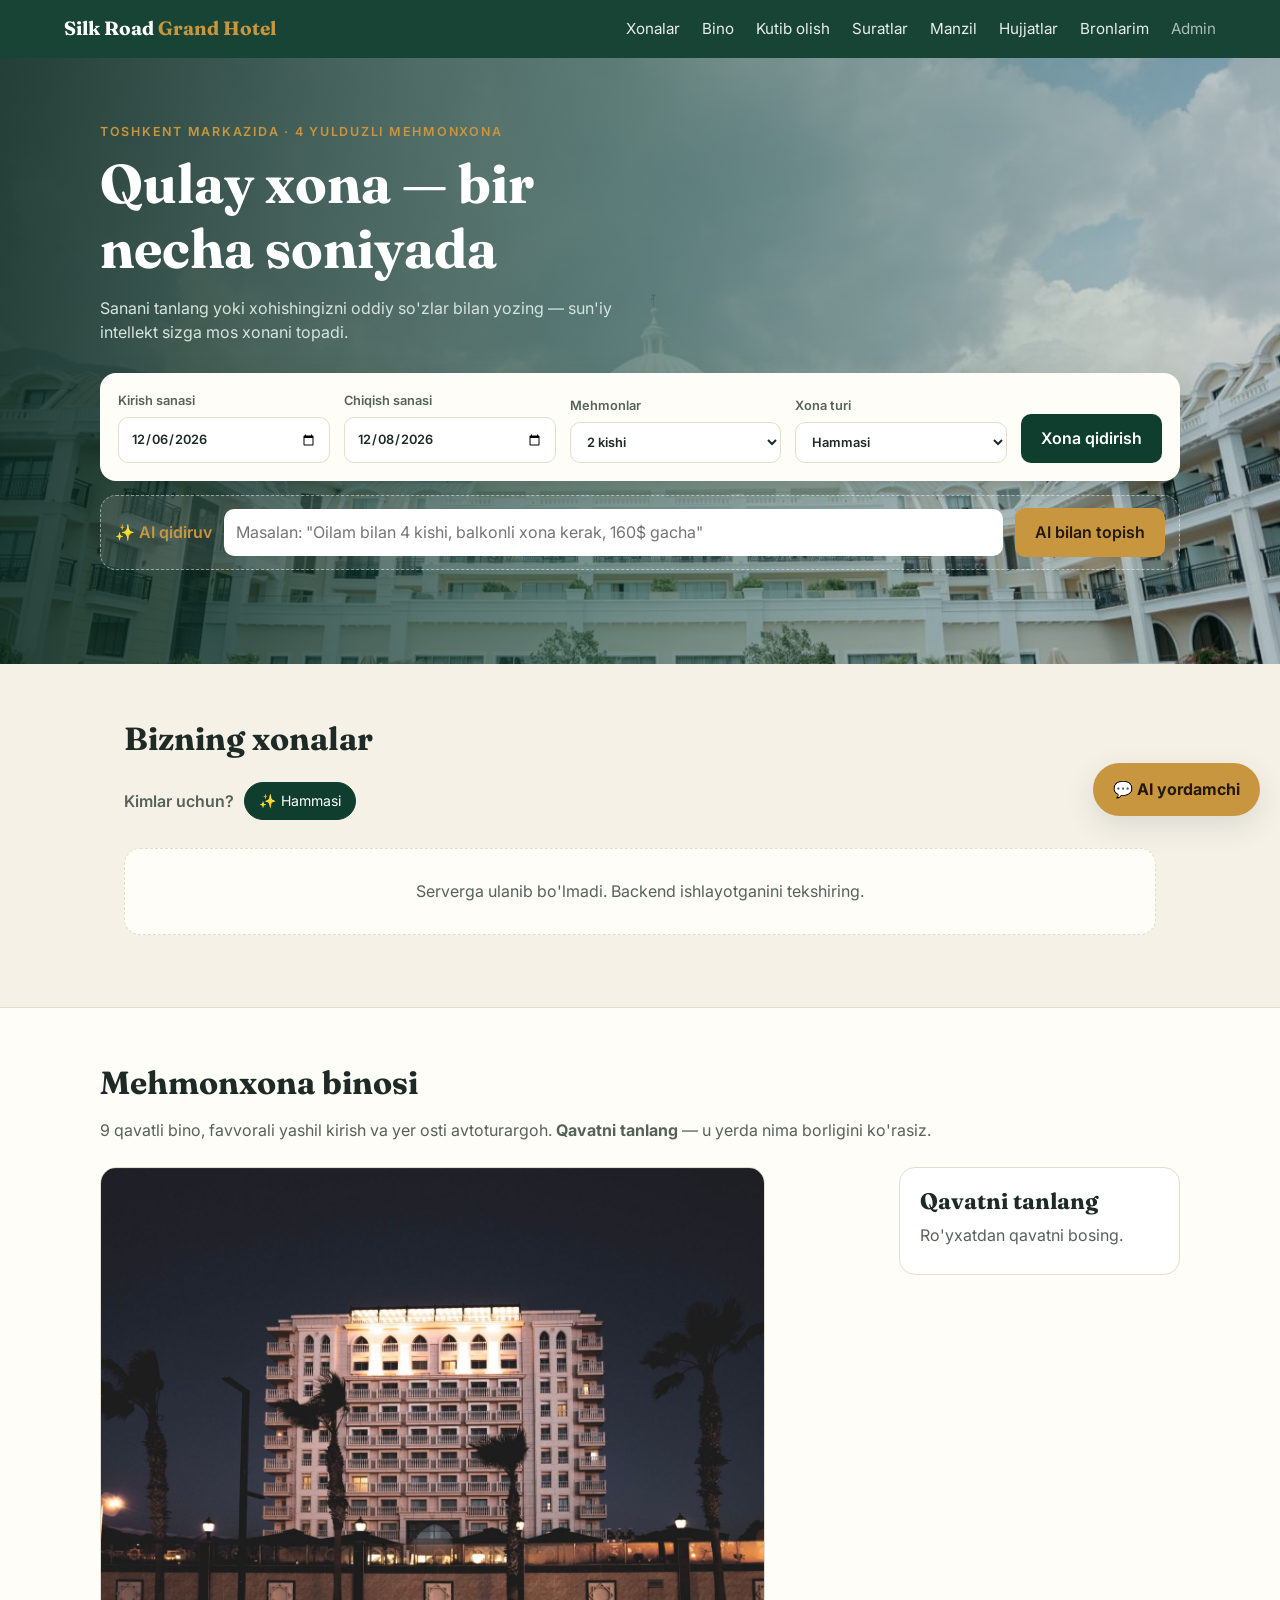
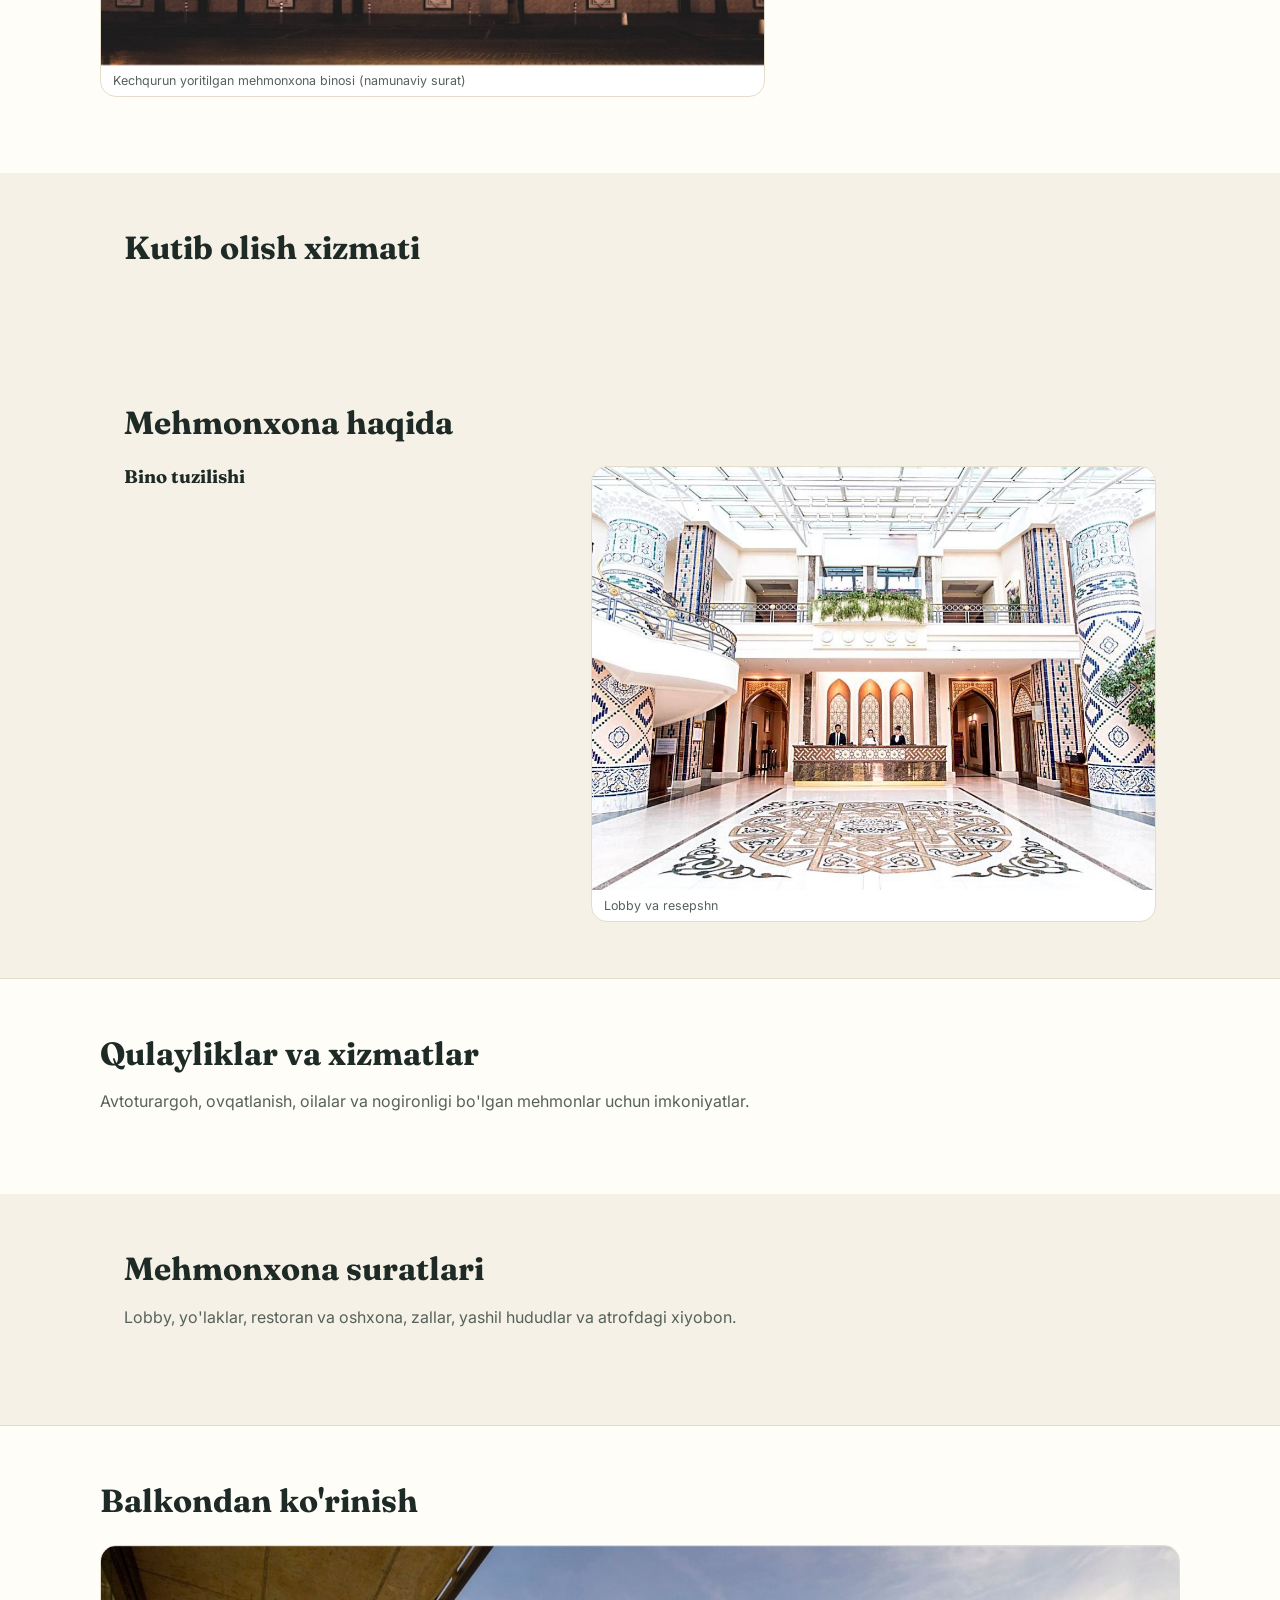
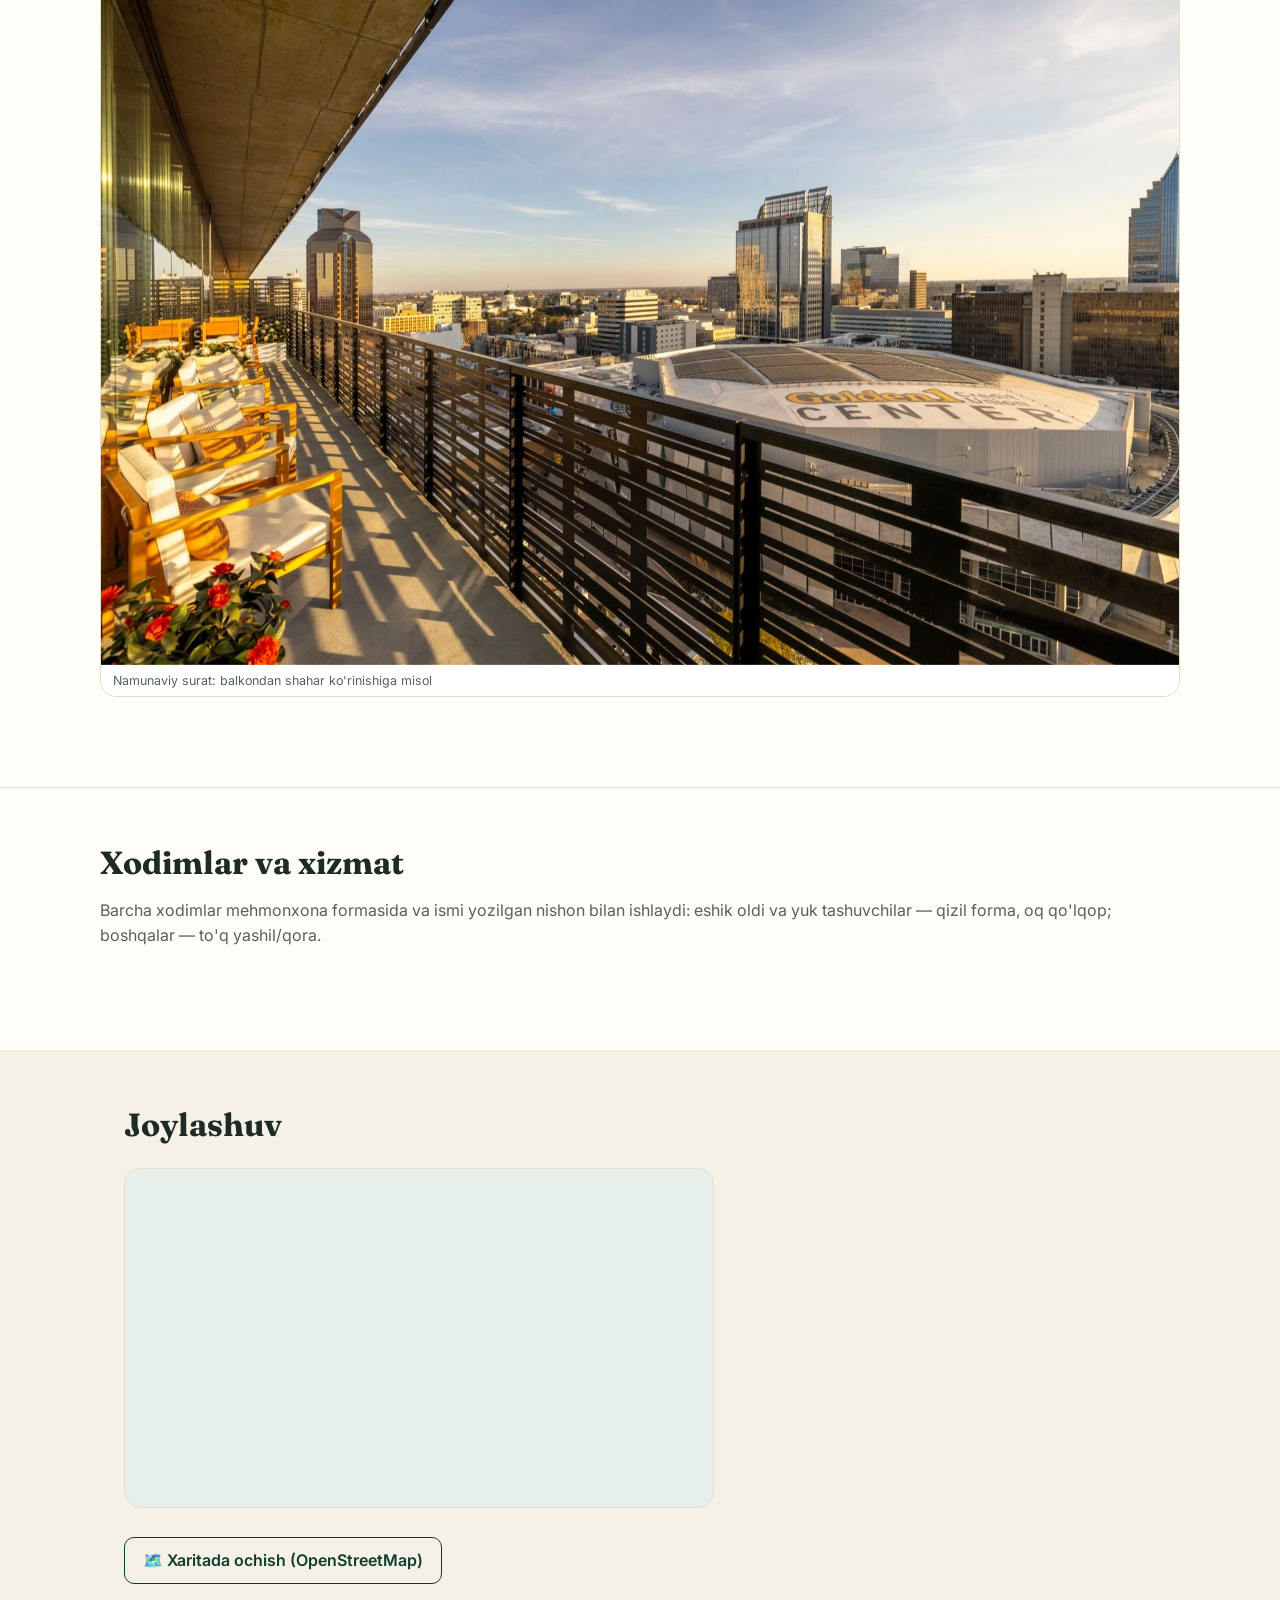
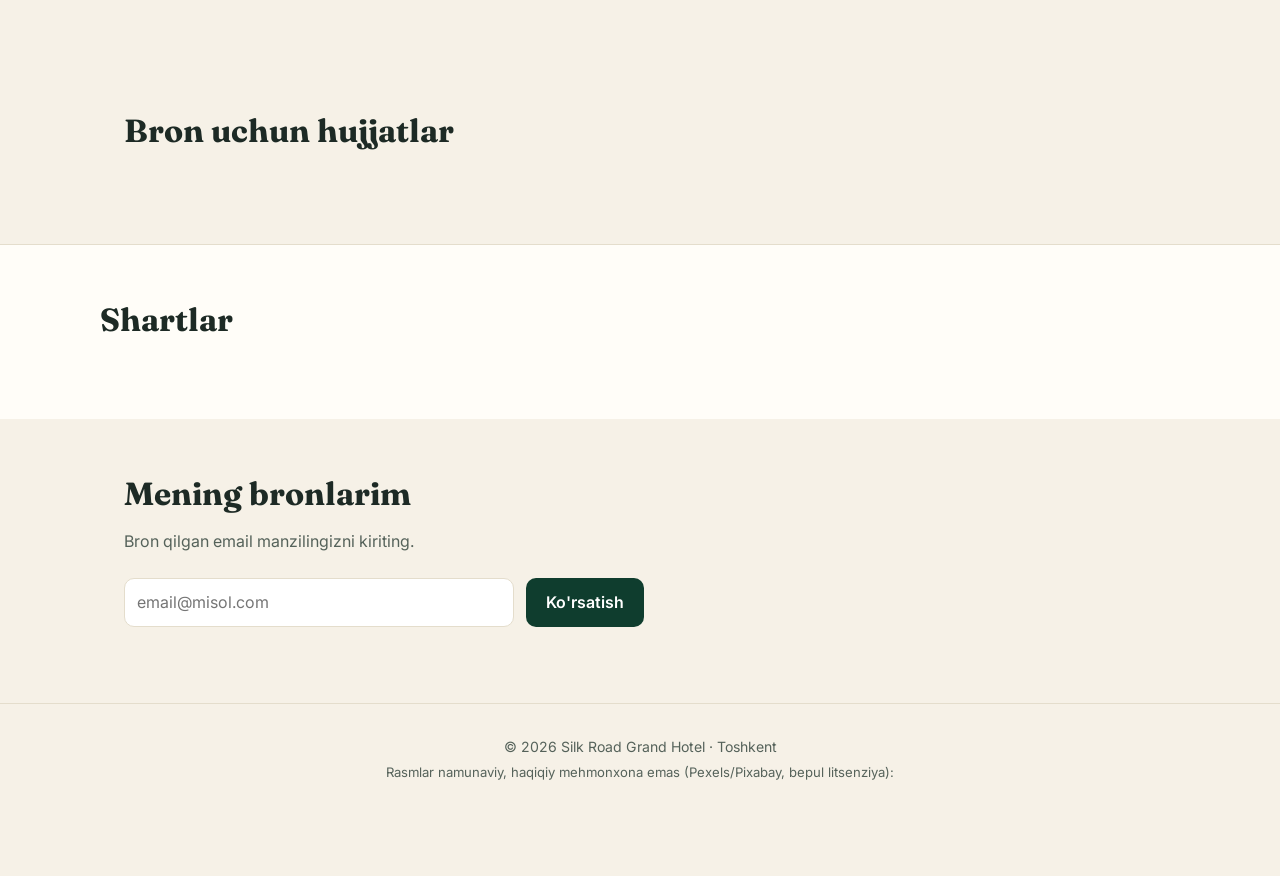
<file: frontend/index.html>
<!DOCTYPE html>
<!-- index.html — saytning ASOSIY sahifasi (mehmon uchun).
     Tuzilishi: menyu → bosh qism va qidiruv → xonalar → bino va qavatlar → kutib olish → mehmonxona haqida → qulayliklar
                → suratlar → balkondan ko'rinish → xodimlar → joylashuv (xarita) → hujjatlar → shartlar → mening bronlarim → AI chat → xona oynasi.
     Mantiq: app.js · Ko'rinish: style.css · Backend manzili: config.js -->
<html lang="uz">
<head>
  <meta charset="UTF-8">
  <meta name="viewport" content="width=device-width, initial-scale=1">
  <title>Silk Road Grand Hotel — Xona bron qilish</title>
  <meta name="description" content="Silk Road Grand Hotel: onlayn xona bron qilish va AI yordamchi.">
  <meta name="theme-color" content="#0f3d2e">
  <link rel="icon" href="data:image/svg+xml,%3Csvg xmlns='http://www.w3.org/2000/svg' viewBox='0 0 100 100'%3E%3Ctext y='.9em' font-size='90'%3E%F0%9F%8F%A8%3C/text%3E%3C/svg%3E">
  <link rel="preconnect" href="https://fonts.googleapis.com">
  <link rel="preconnect" href="https://fonts.gstatic.com" crossorigin>
  <link href="https://fonts.googleapis.com/css2?family=Fraunces:wght@600;700&family=Inter:wght@400;500;600&display=swap" rel="stylesheet">
  <link rel="stylesheet" href="style.css">
</head>
<body>
  <a class="skip-link" href="#rooms">Asosiy qismga o'tish</a>
  <noscript><p style="padding:16px;background:#f7e5e1">Saytni ishlatish uchun brauzerda JavaScript yoqilgan bo'lishi kerak.</p></noscript>

  <!-- ===== Yuqori menyu ===== -->
  <header class="nav">
    <a class="logo" href="#top">Silk Road <span>Grand Hotel</span></a>
    <nav>
      <a href="#rooms">Xonalar</a>
      <a href="#building">Bino</a>
      <a href="#welcome">Kutib olish</a>
      <a href="#gallery">Suratlar</a>
      <a href="#location">Manzil</a>
      <a href="#documents">Hujjatlar</a>
      <a href="#mybookings">Bronlarim</a>
      <a href="admin.html" class="muted">Admin</a>
    </nav>
  </header>

  <!-- ===== Bosh qism + qidiruv ===== -->
  <section class="hero" id="top">
    <div class="hero-inner">
      <p class="eyebrow" id="heroTag">Toshkent markazida · 4 yulduzli mehmonxona</p>
      <h1>Qulay xona — bir necha soniyada</h1>
      <p class="lead">Sanani tanlang yoki xohishingizni oddiy so'zlar bilan yozing — sun'iy intellekt sizga mos xonani topadi.</p>

      <!-- Oddiy qidiruv -->
      <form id="searchForm" class="search-card">
        <label>Kirish sanasi <input type="date" id="fCheckIn" required></label>
        <label>Chiqish sanasi <input type="date" id="fCheckOut" required></label>
        <label>Mehmonlar
          <select id="fGuests">
            <option value="1">1 kishi</option><option value="2" selected>2 kishi</option>
            <option value="3">3 kishi</option><option value="4">4 kishi</option><option value="5">5 kishi</option>
          </select>
        </label>
        <label>Xona turi
          <select id="fType">
            <option value="">Hammasi</option>
            <option value="standard">Standart</option><option value="deluxe">Deluxe</option>
            <option value="family">Oilaviy</option><option value="suite">Suite</option>
          </select>
        </label>
        <button type="submit" class="btn">Xona qidirish</button>
      </form>

      <!-- AI qidiruv -->
      <form id="aiForm" class="ai-card">
        <span class="ai-tag">✨ AI qidiruv</span>
        <input id="aiText" type="text" maxlength="300" aria-label="Xohishingizni oddiy so'zlar bilan yozing"
               placeholder='Masalan: "Oilam bilan 4 kishi, balkonli xona kerak, 160$ gacha"'>
        <button type="submit" class="btn btn-gold">AI bilan topish</button>
      </form>
      <ul id="heroFacts" class="hero-facts" aria-label="Mehmonxona haqida qisqacha"></ul>
    </div>
  </section>

  <!-- ===== Xonalar ===== -->
  <main>
    <!-- Eng ko'p tanlanadigan xonalar (reyting bo'yicha; ma'lumot: GET /api/rooms) -->
    <section class="section featured" id="featured" hidden>
      <div class="section-head">
        <h2>Mehmonlar eng ko'p tanlagan xonalar</h2>
        <p class="muted">Reytingi yuqori xonalar. Bosing — suratlari, tavsifi va bron qilish oynasi ochiladi.</p>
      </div>
      <div id="featuredRail" class="rail"></div>
    </section>

    <section class="section" id="rooms">
      <div class="section-head">
        <h2 id="roomsTitle">Bizning xonalar</h2>
        <p id="roomsSub" class="muted"></p>
      </div>
      <div class="audience" role="group" aria-label="Kimlar uchun xona">
        <span class="audience-label">Kimlar uchun?</span>
        <div id="audienceBar" class="audience-bar"></div>
      </div>
      <p id="audienceHint" class="muted audience-hint" hidden></p>
      <div id="aiFilters" class="filter-chips" hidden></div>
      <div id="roomGrid" class="grid" aria-live="polite"></div>
      <p id="slowNote" class="slow-note" hidden>⏳ Server uyg'onmoqda, bu bir necha soniya olishi mumkin...</p>
      <p id="roomsEmpty" class="empty" hidden>Afsuski, mos xona topilmadi. Sana yoki talablarni o'zgartirib ko'ring.</p>
    </section>

    <!-- ===== Bino: haqiqiy surat + qavatlar ro'yxati (ma'lumot: GET /api/hotel -> floors) ===== -->
    <section class="section alt" id="building">
      <div class="section-head">
        <h2>Mehmonxona binosi</h2>
        <p class="muted">9 qavatli bino, favvorali yashil kirish va yer osti avtoturargoh. <b>Qavatni tanlang</b> — u yerda nima borligini ko'rasiz.</p>
      </div>
      <div class="building-wrap">
        <figure class="building-photo">
          <img src="img/bino/kechki-korinish.jpg" alt="Kechqurun yoritilgan mehmonxona binosi (namunaviy surat)" width="1400" height="1051" loading="lazy">
          <figcaption>Kechqurun yoritilgan mehmonxona binosi (namunaviy surat)</figcaption>
        </figure>
        <div class="floor-box">
          <ol id="floorList" class="floor-list" aria-label="Qavatlar"></ol>
          <aside id="floorPanel" class="floor-panel" aria-live="polite">
            <h3>Qavatni tanlang</h3>
            <p class="muted">Ro'yxatdan qavatni bosing.</p>
          </aside>
        </div>
      </div>
      <ul id="entranceList" class="entrance-list"></ul>
    </section>

    <!-- ===== Kutib olish xizmati (GET /api/hotel -> welcome) ===== -->
    <section class="section" id="welcome">
      <div class="section-head"><h2 id="welcomeTitle">Kutib olish xizmati</h2><p class="muted" id="welcomeIntro"></p></div>
      <ol id="welcomeSteps" class="welcome-steps"></ol>
    </section>

    <!-- ===== Mehmonxona haqida (ma'lumot GET /api/hotel dan keladi) ===== -->
    <section class="section" id="about">
      <div class="section-head">
        <h2>Mehmonxona haqida</h2>
        <p class="muted" id="aboutSub"></p>
      </div>
      <div class="about-grid">
        <div>
          <h3 class="h3">Bino tuzilishi</h3>
          <ol id="layoutList" class="layout-list"></ol>
        </div>
        <figure class="about-photo">
          <img src="img/lobbi/lobbi-resepshn.jpg" alt="Lobby va resepshn (namunaviy surat)" width="1024" height="768" loading="lazy">
          <figcaption>Lobby va resepshn</figcaption>
        </figure>
      </div>
    </section>

    <section class="section alt" id="facilities">
      <div class="section-head"><h2>Qulayliklar va xizmatlar</h2>
        <p class="muted">Avtoturargoh, ovqatlanish, oilalar va nogironligi bo'lgan mehmonlar uchun imkoniyatlar.</p></div>
      <div id="facilityGrid" class="fac-grid"></div>
    </section>

    <!-- ===== Suratlar galereyasi: bo'limlar bo'yicha (GET /api/hotel -> gallery) ===== -->
    <section class="section" id="gallery">
      <div class="section-head"><h2>Mehmonxona suratlari</h2>
        <p class="muted">Lobby, yo'laklar, restoran va oshxona, zallar, yashil hududlar va atrofdagi xiyobon.</p></div>
      <div id="galleryTabs" class="gal-tabs" role="tablist"></div>
      <div id="galleryGrid" class="gal-grid"></div>
    </section>

    <!-- ===== Balkondan ko'rinish ===== -->
    <section class="section alt" id="balcony">
      <div class="section-head"><h2>Balkondan ko'rinish</h2><p class="muted" id="balconySub"></p></div>
      <figure class="balcony-fig">
        <img id="balconyImg" src="img/balkon/balkondan-korinish.jpg" alt="Balkondan shahar ko'rinishi (namunaviy surat)" width="1600" height="1067" loading="lazy">
        <figcaption>Namunaviy surat: balkondan shahar ko'rinishiga misol</figcaption>
      </figure>
      <ul id="balconyList" class="distance-list"></ul>
    </section>

    <section class="section alt" id="staff">
      <div class="section-head"><h2>Xodimlar va xizmat</h2>
        <p class="muted">Barcha xodimlar mehmonxona formasida va ismi yozilgan nishon bilan ishlaydi: eshik oldi va yuk tashuvchilar — qizil forma, oq qo'lqop; boshqalar — to'q yashil/qora.</p></div>
      <ol id="valetSteps" class="valet-steps"></ol>
      <div id="staffGrid" class="staff-grid"></div>
    </section>

    <section class="section" id="location">
      <div class="section-head"><h2>Joylashuv</h2><p class="muted" id="addressLine"></p></div>
      <div class="loc-grid">
        <div class="map-box"><iframe id="mapFrame" title="Mehmonxona joylashuvi (OpenStreetMap)" loading="lazy" referrerpolicy="no-referrer"></iframe>
          <p class="muted small" id="coords"></p></div>
        <ul id="distanceList" class="distance-list"></ul>
      </div>
      <p><a id="mapLink" class="btn btn-ghost-green" target="_blank" rel="noopener">🗺️ Xaritada ochish (OpenStreetMap)</a></p>
    </section>

    <section class="section" id="documents">
      <div class="section-head"><h2>Bron uchun hujjatlar</h2><p class="muted" id="docNote"></p></div>
      <div id="docGrid" class="doc-grid"></div>
      <p class="muted small" id="docSource"></p>
    </section>

    <section class="section alt" id="policies">
      <div class="section-head"><h2>Shartlar</h2></div>
      <dl id="policyList" class="policy-list"></dl>
    </section>

    <!-- ===== Mening bronlarim ===== -->
    <section class="section" id="mybookings">
      <div class="section-head">
        <h2>Mening bronlarim</h2>
        <p class="muted">Bron qilgan email manzilingizni kiriting.</p>
      </div>
      <form id="myForm" class="inline-form">
        <input type="email" id="myEmail" placeholder="email@misol.com" required>
        <button class="btn" type="submit">Ko'rsatish</button>
      </form>
      <div id="myList" class="booking-list"></div>
    </section>
  </main>

  <footer class="footer">
    <p>© 2026 Silk Road Grand Hotel · Toshkent</p>
    <p class="muted small" id="demoNote"></p>
    <p class="muted small">Rasmlar namunaviy, haqiqiy mehmonxona emas (Pexels/Pixabay, bepul litsenziya): <span id="credits"></span></p>
    <p class="muted" id="aiStatus"></p>
  </footer>

  <!-- ===== AI chat (pastki o'ng burchak) ===== -->
  <button id="chatFab" class="chat-fab" aria-label="AI yordamchi">💬 AI yordamchi</button>
  <aside id="chatPanel" class="chat-panel" hidden>
    <div class="chat-head">
      <strong>AI yordamchi</strong>
      <button id="chatClose" aria-label="Yopish">✕</button>
    </div>
    <div id="chatLog" class="chat-log" role="log" aria-live="polite"></div>
    <div class="chat-quick" id="chatQuick">
      <button>Eng arzon xona qaysi?</button>
      <button>Nonushta bormi?</button>
      <button>Check-in vaqti?</button>
      <button>Avtoturargoh bormi?</button>
      <button>Nikoh guvohnomasi kerakmi?</button>
      <button>Valet xizmati qanday?</button>
      <button>Kutib olish xizmati qanday?</button>
    </div>
    <form id="chatForm" class="chat-form">
      <input id="chatInput" type="text" maxlength="500" placeholder="Savolingizni yozing..." autocomplete="off" aria-label="Savolingiz" required>
      <button class="btn" type="submit" aria-label="Yuborish">➤</button>
    </form>
  </aside>

  <!-- ===== Xona oynasi: tavsif + bron + sharhlar ===== -->
  <dialog id="roomDialog">
    <button class="dlg-close" id="dlgClose" aria-label="Yopish">✕</button>
    <div id="dlgBody"></div>
  </dialog>

  <div id="toast" class="toast" role="status" aria-live="polite" hidden></div>
  <button id="toTop" class="to-top" type="button" aria-label="Tepaga qaytish" title="Tepaga qaytish">↑</button>

  <script src="config.js" defer></script>
  <script src="app.js" defer></script>
</body>
</html>
</file>
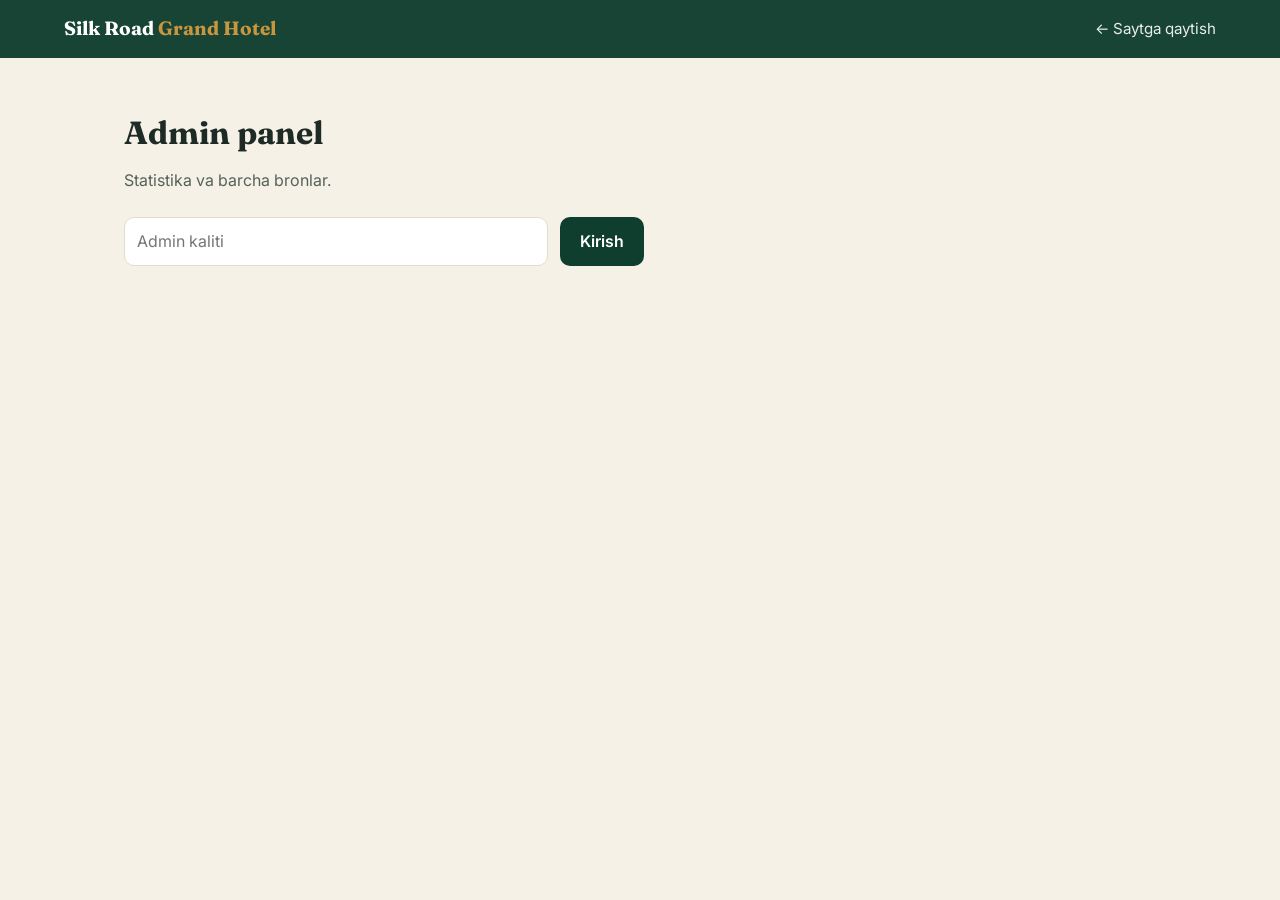
<file: frontend/admin.html>
<!DOCTYPE html>
<!-- admin.html — ADMIN panel (faqat xodim uchun): bronlar soni, tushum, bugungi bandlik, sharhlar kayfiyati, barcha bronlar.
     Backend'ga X-Admin-Key sarlavhasi bilan murojaat qiladi (kalit — backend/.env dagi ADMIN_KEY). Ko'rinish: style.css -->
<html lang="uz">
<head>
  <meta charset="UTF-8">
  <meta name="viewport" content="width=device-width, initial-scale=1">
  <title>Admin panel — Silk Road Grand Hotel</title>
  <link rel="preconnect" href="https://fonts.googleapis.com">
  <link rel="preconnect" href="https://fonts.gstatic.com" crossorigin>
  <link href="https://fonts.googleapis.com/css2?family=Fraunces:wght@600;700&family=Inter:wght@400;500;600&display=swap" rel="stylesheet">
  <link rel="stylesheet" href="style.css">
</head>
<body>
  <header class="nav">
    <a class="logo" href="index.html">Silk Road <span>Grand Hotel</span></a>
    <nav><a href="index.html">← Saytga qaytish</a></nav>
  </header>

  <main class="section">
    <div class="section-head"><h2>Admin panel</h2><p class="muted">Statistika va barcha bronlar.</p></div>

    <!-- Kirish -->
    <form id="loginForm" class="inline-form">
      <input type="password" id="adminKey" placeholder="Admin kaliti" required>
      <button class="btn" type="submit">Kirish</button>
    </form>
    <p id="loginErr" class="msg err" hidden></p>

    <div id="dash" hidden>
      <div class="stats" id="stats"></div>

      <div class="panel"><h3>Xonalar bo'yicha bronlar</h3><div id="byRoom"></div></div>
      <div class="panel"><h3>Sharhlar kayfiyati (AI tahlili)</h3><div id="sentiments"></div></div>

      <div class="panel">
        <h3>So'nggi bronlar</h3>
        <div class="table-wrap">
          <table>
            <thead><tr><th>#</th><th>Mehmon</th><th>Xona</th><th>Sanalar</th><th>Summa</th><th>Holat</th></tr></thead>
            <tbody id="bookingRows"></tbody>
          </table>
        </div>
      </div>
    </div>
  </main>

  <script src="config.js"></script>
  <script>
    const API = window.APP_CONFIG.API_URL;
    const $ = (id) => document.getElementById(id);
    const esc = (s) => String(s ?? "").replace(/[&<>"']/g, (c) => ({ "&": "&amp;", "<": "&lt;", ">": "&gt;", '"': "&quot;", "'": "&#39;" }[c]));

    // Admin kaliti har so'rovda "X-Admin-Key" sarlavhasi bilan yuboriladi
    async function adminGet(path, key) {
      const res = await fetch(API + path, { headers: { "X-Admin-Key": key } });
      if (res.status === 401) throw new Error("Admin kaliti noto'g'ri");
      if (!res.ok) throw new Error("Server xatosi");
      return res.json();
    }

    function bars(container, items, max) {
      container.innerHTML = items.length
        ? items.map((i) => `<div class="bar-row"><span>${esc(i.label)}</span>
            <div><div class="bar" style="width:${max ? Math.max(4, (i.value / max) * 100) : 0}%;${i.color ? "background:" + i.color : ""}"></div></div>
            <b>${i.value}</b></div>`).join("")
        : '<p class="muted">Hozircha ma\'lumot yo\'q.</p>';
    }

    async function load(key) {
      const [s, bookings] = await Promise.all([adminGet("/api/admin/stats", key), adminGet("/api/admin/bookings", key)]);
      const card = (v, l) => `<div class="stat"><b>${v}</b><span>${l}</span></div>`;
      $("stats").innerHTML =
        card(s.confirmed_bookings, "Tasdiqlangan bronlar") + card("$" + s.revenue, "Umumiy tushum") +
        card(s.occupancy_percent + "%", `Bugun band (${s.occupied_now}/${s.total_rooms} xona)`) +
        card(s.cancelled_bookings, "Bekor qilinganlar");

      const maxRoom = Math.max(0, ...s.bookings_by_room.map((r) => r.count));
      bars($("byRoom"), s.bookings_by_room.map((r) => ({ label: r.room, value: r.count })), maxRoom);

      const sent = s.sentiments, maxS = Math.max(sent.positive, sent.neutral, sent.negative);
      bars($("sentiments"), [
        { label: "😊 Ijobiy", value: sent.positive, color: "#2f7d4f" },
        { label: "😐 Neytral", value: sent.neutral, color: "#9aa59f" },
        { label: "😞 Salbiy", value: sent.negative, color: "#b3402f" },
      ], maxS);

      $("bookingRows").innerHTML = bookings.map((b) => `
        <tr><td>${b.id}</td><td>${esc(b.guest_name)}<br><span class="muted">${esc(b.guest_email)}</span></td>
        <td>${esc(b.room_name)}</td><td>${b.check_in} → ${b.check_out}</td><td>$${b.total_price}</td>
        <td><span class="status ${b.status}">${b.status === "confirmed" ? "Tasdiqlangan" : "Bekor"}</span></td></tr>`).join("")
        || '<tr><td colspan="6" class="muted">Bronlar yo\'q</td></tr>';
    }

    $("loginForm").addEventListener("submit", async (e) => {
      e.preventDefault();
      try {
        await load($("adminKey").value);
        $("dash").hidden = false; $("loginForm").hidden = true; $("loginErr").hidden = true;
      } catch (err) {
        $("loginErr").textContent = err.message; $("loginErr").hidden = false;
      }
    });
  </script>
</body>
</html>
</file>
<file: frontend/style.css>
/* style.css — saytning BARCHA ko'rinishi (index.html va admin.html uchun umumiy).
   Tartib: ranglar → menyu → hero → bo'limlar → xona kartalari → bronlar → footer → oyna (dialog) → chat → admin
           → mobil moslashuv → qulaylik (a11y) → yuklanish skeleti → toast → yangi bo'limlar (bino, xodimlar, qulayliklar) */
:root {
  --green: #0f3d2e;
  --green-2: #1c5a45;
  --sand: #f6f1e7;
  --paper: #fffdf8;
  --gold: #c8963e;
  --ink: #1d2a25;
  --muted: #55625a;
  --line: #e4ddcc;
  --bad: #b3402f;
  --ok: #2f7d4f;
  --radius: 16px;
  --shadow: 0 10px 30px rgba(15, 61, 46, .12);
}
* { box-sizing: border-box; }
html { scroll-behavior: smooth; }
body { margin: 0; font-family: Inter, system-ui, sans-serif; color: var(--ink); background: var(--sand); line-height: 1.55; }
h1, h2, h3 { font-family: Fraunces, Georgia, serif; line-height: 1.2; margin: 0; }
a { color: inherit; }
.muted { color: var(--muted); }
[hidden] { display: none !important; }

/* ---- menyu ---- */
.nav { position: sticky; top: 0; z-index: 20; display: flex; justify-content: space-between; align-items: center;
  padding: 14px 5vw; background: rgba(15, 61, 46, .96); color: #fff; backdrop-filter: blur(6px); }
.logo { font-family: Fraunces, serif; font-weight: 700; font-size: 1.2rem; text-decoration: none; }
.logo span { color: var(--gold); }
.nav nav { display: flex; gap: 22px; font-size: .95rem; }
.nav nav a { text-decoration: none; opacity: .9; }
.nav nav a:hover { opacity: 1; color: var(--gold); }
.nav nav a.muted { color: #b9cbc2; }

/* ---- hero ---- */
.hero { background: linear-gradient(95deg, rgba(10, 40, 30, .86) 0%, rgba(15, 61, 46, .55) 48%, rgba(15, 61, 46, .08) 100%), url(img/bino/asosiy-surat.jpg) center 35% / cover, var(--green);
  color: #fff; padding: 64px 5vw 72px; }
.hero-inner { max-width: 1080px; margin: 0 auto; }
.eyebrow { text-transform: uppercase; letter-spacing: .14em; font-size: .78rem; color: var(--gold); margin: 0 0 10px; font-weight: 600; }
.hero h1 { font-size: clamp(2rem, 5vw, 3.4rem); max-width: 16ch; }
.lead { max-width: 56ch; color: #d6e4dc; margin: 14px 0 28px; }

.search-card { display: grid; grid-template-columns: repeat(4, 1fr) auto; gap: 14px; align-items: end;
  background: var(--paper); color: var(--ink); padding: 18px; border-radius: var(--radius); box-shadow: var(--shadow); }
.search-card label { display: flex; flex-direction: column; gap: 6px; font-size: .8rem; font-weight: 600; color: var(--muted); }
input, select, textarea { font: inherit; padding: 11px 12px; border: 1px solid var(--line); border-radius: 10px; background: #fff; color: var(--ink); width: 100%; }
input:focus, select:focus, textarea:focus { outline: 2px solid var(--gold); outline-offset: 1px; }

.ai-card { display: flex; gap: 12px; align-items: center; margin-top: 14px; padding: 12px 14px;
  background: rgba(255, 255, 255, .1); border: 1px dashed rgba(255, 255, 255, .45); border-radius: var(--radius); }
.ai-tag { white-space: nowrap; font-weight: 600; color: var(--gold); }
.ai-card input { border: none; }

.btn { cursor: pointer; border: none; background: var(--green); color: #fff; padding: 12px 20px; border-radius: 10px;
  font: inherit; font-weight: 600; transition: transform .15s, background .15s; white-space: nowrap; }
.btn:hover { background: var(--green-2); transform: translateY(-1px); }
.btn:disabled { opacity: .6; cursor: wait; transform: none; }
.btn-gold { background: var(--gold); color: #24190a; }
.btn-gold:hover { background: #d8a64d; }
.btn-ghost { background: transparent; color: var(--bad); border: 1px solid var(--bad); padding: 7px 14px; }
.btn-ghost:hover { background: var(--bad); color: #fff; }

/* ---- bo'limlar ---- */
.section { max-width: 1160px; margin: 0 auto; padding: 56px 5vw; }
.section.alt { max-width: none; background: var(--paper); border-top: 1px solid var(--line); }
.section.alt > * { max-width: 1080px; margin-left: auto; margin-right: auto; }
.section-head { margin-bottom: 24px; }
.section-head h2 { font-size: 2rem; }
.empty { padding: 30px; text-align: center; color: var(--muted); background: var(--paper); border-radius: var(--radius); border: 1px dashed var(--line); }

.filter-chips { display: flex; flex-wrap: wrap; gap: 8px; align-items: center; margin-bottom: 18px; padding: 12px 14px;
  background: #fff7e3; border: 1px solid #ecd9a6; border-radius: 12px; font-size: .92rem; }
.chip { display: inline-block; padding: 3px 10px; border-radius: 99px; background: #eef3ef; font-size: .8rem; color: var(--green); }
.chip.match { background: #e6f3ea; color: var(--ok); }

/* ---- xona kartalari ---- */
.grid { display: grid; grid-template-columns: repeat(auto-fill, minmax(300px, 1fr)); gap: 24px; }
.card { background: var(--paper); border-radius: var(--radius); overflow: hidden; border: 1px solid var(--line);
  box-shadow: 0 2px 8px rgba(0, 0, 0, .04); transition: transform .2s, box-shadow .2s; cursor: pointer; display: flex; flex-direction: column; }
.card:hover { transform: translateY(-4px); box-shadow: var(--shadow); }
.card.unavailable { opacity: .55; }
.banner { height: 200px; display: grid; place-items: center; font-size: 3.4rem; position: relative; overflow: hidden; }
.banner .photo, .dlg-banner .photo { position: absolute; inset: 0; width: 100%; height: 100%; object-fit: cover; }
.banner .code { position: absolute; left: 12px; top: 12px; padding: 2px 9px; border-radius: 6px; background: rgba(15, 61, 46, .85); color: #fff; font-size: .72rem; font-weight: 600; letter-spacing: .08em; }
.t-standard { background: linear-gradient(135deg, #6b8f71, #2f5d50); }
.t-deluxe { background: linear-gradient(135deg, #d6a553, #8a5a1c); }
.t-family { background: linear-gradient(135deg, #5b8bb8, #1f3b5c); }
.t-suite { background: linear-gradient(135deg, #7d3a68, #c8963e); }
.badge { position: absolute; top: 12px; right: 12px; padding: 3px 10px; border-radius: 99px; font-size: .75rem; font-weight: 600; background: #fff; }
.badge.ok { color: var(--ok); } .badge.bad { color: var(--bad); }
.card-body { padding: 18px; display: flex; flex-direction: column; gap: 10px; flex: 1; }
.card-top { display: flex; justify-content: space-between; align-items: baseline; gap: 10px; }
.card h3 { font-size: 1.2rem; }
.rating { font-size: .85rem; color: var(--muted); white-space: nowrap; }
.desc { color: var(--muted); font-size: .92rem; margin: 0; }
.meta { display: flex; flex-wrap: wrap; gap: 6px; }
.card-foot { margin-top: auto; display: flex; justify-content: space-between; align-items: center; padding-top: 6px; }
.price { font-family: Fraunces, serif; font-size: 1.5rem; font-weight: 700; color: var(--green); }
.price small { font-family: Inter, sans-serif; font-size: .75rem; color: var(--muted); font-weight: 400; }

/* ---- Mening bronlarim ---- */
.inline-form { display: flex; gap: 12px; max-width: 520px; margin-bottom: 20px !important; margin-left: 0 !important; }
.booking-list { display: grid; gap: 14px; }
.booking { display: flex; justify-content: space-between; align-items: center; gap: 16px; padding: 16px 18px; background: #fff; border: 1px solid var(--line); border-radius: 12px; flex-wrap: wrap; }
.booking.cancelled { opacity: .55; }
.status { font-size: .78rem; font-weight: 600; padding: 3px 10px; border-radius: 99px; }
.status.confirmed { background: #e6f3ea; color: var(--ok); }
.status.cancelled { background: #f7e5e1; color: var(--bad); }

/* ---- Footer ---- */
.footer { text-align: center; padding: 28px 5vw 90px; color: var(--muted); font-size: .88rem; border-top: 1px solid var(--line); }
.footer p { margin: 4px 0; }

/* ---- Dialog ---- */
dialog { border: none; border-radius: 20px; padding: 0; width: min(760px, 94vw); max-height: 92vh; box-shadow: 0 30px 80px rgba(0, 0, 0, .35); background: var(--paper); }
dialog::backdrop { background: rgba(10, 30, 22, .6); backdrop-filter: blur(3px); }
.dlg-close { position: absolute; top: 12px; right: 12px; z-index: 2; border: none; background: rgba(255, 255, 255, .9); width: 34px; height: 34px; border-radius: 50%; cursor: pointer; font-size: 1rem; }
.dlg-banner { height: 220px; display: grid; place-items: center; font-size: 3.6rem; position: relative; overflow: hidden; }
.dlg-content { padding: 22px 26px 28px; display: grid; gap: 18px; }
.dlg-content h2 { font-size: 1.7rem; }
.form-grid { display: grid; grid-template-columns: 1fr 1fr; gap: 12px; }
.form-grid label { display: flex; flex-direction: column; gap: 5px; font-size: .8rem; font-weight: 600; color: var(--muted); }
.form-grid .full { grid-column: 1 / -1; }
.total-box { display: flex; justify-content: space-between; align-items: center; padding: 14px 16px; background: #eef3ef; border-radius: 12px; }
.total-box strong { font-family: Fraunces, serif; font-size: 1.4rem; color: var(--green); }
.msg { padding: 12px 14px; border-radius: 10px; font-size: .92rem; }
.msg.err { background: #f7e5e1; color: var(--bad); }
.msg.good { background: #e6f3ea; color: var(--ok); }
.review { padding: 12px 0; border-bottom: 1px solid var(--line); font-size: .93rem; }
.review:last-child { border: none; }
.review-head { display: flex; justify-content: space-between; gap: 10px; flex-wrap: wrap; margin-bottom: 4px; }
.sent { font-size: .75rem; padding: 2px 8px; border-radius: 99px; }
.sent.positive { background: #e6f3ea; color: var(--ok); }
.sent.neutral { background: #eef0ee; color: var(--muted); }
.sent.negative { background: #f7e5e1; color: var(--bad); }
details.rev-add { border: 1px solid var(--line); border-radius: 12px; padding: 12px 14px; }
details.rev-add summary { cursor: pointer; font-weight: 600; }

/* ---- AI chat ---- */
.chat-fab { position: fixed; right: 20px; bottom: 20px; z-index: 30; border: none; cursor: pointer; background: var(--gold); color: #24190a;
  font: inherit; font-weight: 700; padding: 14px 20px; border-radius: 99px; box-shadow: var(--shadow); }
.chat-panel { position: fixed; right: 20px; bottom: 20px; z-index: 40; width: min(380px, calc(100vw - 24px)); height: min(560px, 80vh);
  display: flex; flex-direction: column; background: var(--paper); border-radius: 18px; box-shadow: 0 20px 60px rgba(0, 0, 0, .3); overflow: hidden; border: 1px solid var(--line); }
.chat-head { display: flex; justify-content: space-between; align-items: center; padding: 14px 16px; background: var(--green); color: #fff; }
.chat-head button { background: none; border: none; color: #fff; cursor: pointer; font-size: 1rem; }
.chat-log { flex: 1; overflow-y: auto; padding: 14px; display: flex; flex-direction: column; gap: 10px; }
.bubble { max-width: 85%; padding: 10px 13px; border-radius: 14px; font-size: .92rem; white-space: pre-wrap; }
.bubble.bot { background: #eef3ef; align-self: flex-start; border-bottom-left-radius: 4px; }
.bubble.me { background: var(--green); color: #fff; align-self: flex-end; border-bottom-right-radius: 4px; }
.bubble small { display: block; margin-top: 4px; opacity: .55; font-size: .7rem; }
.chat-photos { display: grid; grid-template-columns: repeat(3, 1fr); gap: 4px; margin-top: 8px; }
.chat-photos img { width: 100%; height: 64px; object-fit: cover; border-radius: 6px; display: block; }
.chat-quick { display: flex; gap: 6px; padding: 0 12px 8px; flex-wrap: wrap; }
.chat-quick button { border: 1px solid var(--line); background: #fff; border-radius: 99px; padding: 5px 11px; font-size: .78rem; cursor: pointer; }
.chat-quick button:hover { border-color: var(--gold); }
.chat-form { display: flex; gap: 8px; padding: 12px; border-top: 1px solid var(--line); }

/* ---- Admin ---- */
.stats { display: grid; grid-template-columns: repeat(auto-fit, minmax(190px, 1fr)); gap: 16px; margin: 20px 0 28px; }
.stat { background: #fff; border: 1px solid var(--line); border-radius: 14px; padding: 18px; }
.stat b { display: block; font-family: Fraunces, serif; font-size: 1.9rem; color: var(--green); }
.stat span { color: var(--muted); font-size: .85rem; }
.panel { background: #fff; border: 1px solid var(--line); border-radius: 14px; padding: 18px; margin-bottom: 20px; }
.bar-row { display: grid; grid-template-columns: 150px 1fr 40px; gap: 10px; align-items: center; margin: 8px 0; font-size: .9rem; }
.bar { height: 12px; border-radius: 99px; background: var(--green-2); }
table { width: 100%; border-collapse: collapse; font-size: .88rem; }
th, td { text-align: left; padding: 9px 8px; border-bottom: 1px solid var(--line); }
th { color: var(--muted); font-weight: 600; }
.table-wrap { overflow-x: auto; }

@media (max-width: 860px) {
  .search-card { grid-template-columns: 1fr 1fr; }
  .search-card .btn { grid-column: 1 / -1; }
  .ai-card { flex-direction: column; align-items: stretch; }
  .form-grid { grid-template-columns: 1fr; }
  .bar-row { grid-template-columns: 110px 1fr 30px; }
}

/* ---- Qulaylik (accessibility) ---- */
:focus-visible { outline: 3px solid var(--gold); outline-offset: 2px; }
.skip-link { position: absolute; left: -999px; top: 8px; background: #fff; color: var(--green); padding: 8px 14px; border-radius: 8px; z-index: 100; }
.skip-link:focus { left: 8px; }
@media (prefers-reduced-motion: reduce) { * { transition: none !important; scroll-behavior: auto !important; animation: none !important; } }

/* ---- Yuklanish holati (skeleton) ---- */
.skeleton { background: var(--paper); border: 1px solid var(--line); border-radius: var(--radius); overflow: hidden; }
.skeleton .sk-img { height: 170px; }
.skeleton .sk-line { height: 14px; margin: 14px 18px; border-radius: 6px; }
.skeleton .sk-line.short { width: 40%; }
.sk-img, .sk-line { background: linear-gradient(90deg, #ece6d6 25%, #f6f1e7 50%, #ece6d6 75%); background-size: 200% 100%; animation: shimmer 1.2s infinite linear; }
@keyframes shimmer { to { background-position: -200% 0; } }
.slow-note { text-align: center; color: var(--muted); margin-top: 18px; }

/* ---- Xabar (toast) ---- */
.toast { position: fixed; left: 50%; bottom: 24px; transform: translateX(-50%); z-index: 60; max-width: min(92vw, 460px);
  padding: 12px 18px; border-radius: 12px; background: var(--ink); color: #fff; box-shadow: var(--shadow); font-size: .92rem; }
.toast.err { background: var(--bad); }

/* ---- Yangi: kimlar uchun filtr, kartadagi tafsilotlar ---- */
.audience { display: flex; flex-wrap: wrap; gap: 10px; align-items: center; margin-bottom: 12px; }
.audience-label { font-weight: 600; color: var(--muted); }
.audience-bar { display: flex; flex-wrap: wrap; gap: 8px; }
.aud-chip { cursor: pointer; border: 1px solid var(--line); background: #fff; color: var(--ink); border-radius: 99px; padding: 7px 14px; font: inherit; font-size: .88rem; }
.aud-chip:hover { border-color: var(--gold); }
.aud-chip.on { background: var(--green); color: #fff; border-color: var(--green); }
.audience-hint { margin: 0 0 14px; font-size: .9rem; }
.specs { display: flex; flex-direction: column; gap: 2px; font-size: .85rem; color: var(--muted); }
.chip.suited { background: #fbf1d9; color: #7a5a14; }
.chip.stock-ok { background: #e6f3ea; color: var(--ok); }
.chip.stock-low { background: #fdebd5; color: #9a5a0a; font-weight: 600; }
.chip.stock-out { background: #f7e5e1; color: var(--bad); }
.small { font-size: .82rem; }
.code-inline { font-family: Inter, sans-serif; font-size: .7rem; letter-spacing: .08em; background: #eef3ef; color: var(--green); padding: 2px 8px; border-radius: 6px; vertical-align: middle; }
.spec-list { list-style: none; margin: 10px 0; padding: 0; display: grid; grid-template-columns: 1fr 1fr; gap: 6px 14px; font-size: .9rem; }

.hero-facts { list-style: none; display: flex; flex-wrap: wrap; gap: 8px 10px; padding: 0; margin: 22px 0 0; }
.hero-facts li { background: rgba(255, 255, 255, .14); border: 1px solid rgba(255, 255, 255, .25); padding: 5px 12px; border-radius: 99px; font-size: .85rem; }

/* ---- Mehmonxona haqida ---- */
.h3 { font-size: 1.15rem; margin-bottom: 12px; }
.about-grid { display: grid; grid-template-columns: 1fr 1.3fr; gap: 32px; align-items: start; }
.layout-list { list-style: none; margin: 0; padding: 0; display: grid; gap: 10px; }
.layout-list li { display: grid; grid-template-columns: 90px 1fr; gap: 12px; padding: 12px 14px; background: var(--paper); border: 1px solid var(--line); border-radius: 12px; font-size: .92rem; }
.layout-list b { color: var(--green); }
.fac-grid, .doc-grid { display: grid; grid-template-columns: repeat(auto-fill, minmax(290px, 1fr)); gap: 18px; }
.fac, .doc { background: #fff; border: 1px solid var(--line); border-radius: 14px; padding: 18px; }
.fac h3, .doc h3 { font-size: 1.05rem; margin-bottom: 8px; }
.fac ul, .doc ul { margin: 0; padding-left: 18px; font-size: .9rem; color: var(--muted); display: grid; gap: 5px; }
.distance-list { list-style: none; margin: 0 0 18px; padding: 0; display: grid; grid-template-columns: repeat(auto-fill, minmax(260px, 1fr)); gap: 14px; }
.distance-list li { display: flex; gap: 12px; align-items: center; padding: 14px; background: var(--paper); border: 1px solid var(--line); border-radius: 12px; font-size: .9rem; }
.distance-list li > span { font-size: 1.6rem; }
.btn-ghost-green { display: inline-block; text-decoration: none; background: transparent; color: var(--green); border: 1px solid var(--green); padding: 10px 18px; border-radius: 10px; font-weight: 600; }
.btn-ghost-green:hover { background: var(--green); color: #fff; }
.policy-list { display: grid; grid-template-columns: repeat(auto-fill, minmax(300px, 1fr)); gap: 14px; margin: 0; }
.policy-list > div { background: var(--paper); border: 1px solid var(--line); border-radius: 12px; padding: 14px 16px; }
.policy-list dt { font-weight: 600; color: var(--green); }
.policy-list dd { margin: 4px 0 0; color: var(--muted); font-size: .9rem; }
.footer a { text-decoration: underline; }
@media (max-width: 860px) { .about-grid { grid-template-columns: 1fr; } .spec-list { grid-template-columns: 1fr; } .nav nav { gap: 12px; font-size: .82rem; flex-wrap: wrap; justify-content: flex-end; } }

/* ---- Bino rasmi va qavat paneli ---- */
.building-wrap { display: grid; grid-template-columns: 1.7fr 1fr; gap: 24px; align-items: start; }
.building-photo { margin: 0; border-radius: var(--radius); overflow: hidden; border: 1px solid var(--line); background: #fff; }
.building-photo img { display: block; width: 100%; height: auto; aspect-ratio: 4 / 3; object-fit: cover; }
.building-photo figcaption, .about-photo figcaption, .gal-item figcaption { padding: 6px 12px; font-size: .78rem; color: var(--muted); }
.floor-box { display: grid; grid-template-columns: 96px 1fr; gap: 14px; align-items: start; }
.floor-list { list-style: none; margin: 0; padding: 0; display: flex; flex-direction: column; gap: 6px; }
.floor-list button { width: 100%; padding: 8px 4px; border: 1px solid var(--line); background: #fff; border-radius: 8px; font: inherit; font-size: .85rem; font-weight: 600; cursor: pointer; color: var(--green); }
.floor-list button:hover { border-color: var(--gold); }
.floor-list button.sel { background: var(--green); color: #fff; border-color: var(--green); }
.about-photo { margin: 0; border-radius: var(--radius); overflow: hidden; border: 1px solid var(--line); background: #fff; }
.about-photo img { display: block; width: 100%; height: auto; }
/* ---- Kutib olish xizmati ---- */
.welcome-steps { list-style: none; margin: 0; padding: 0; display: grid; grid-template-columns: repeat(auto-fit, minmax(185px, 1fr)); gap: 14px; }
.welcome-steps li { background: #fff; border: 1px solid var(--line); border-radius: 14px; overflow: hidden; display: flex; flex-direction: column; }
.welcome-steps img { width: 100%; height: auto; aspect-ratio: 4 / 3; object-fit: cover; display: block; background: #ece6d6; }
.welcome-steps .w-body { padding: 12px 14px 16px; }
.welcome-steps h3 { font-size: 1rem; margin: 0 0 6px; }
.welcome-steps .w-n { display: inline-grid; place-items: center; width: 24px; height: 24px; border-radius: 50%; background: var(--gold); color: #1d2a25; font-size: .8rem; font-weight: 700; margin-right: 6px; }
.welcome-steps p { margin: 0; font-size: .86rem; color: var(--muted); }
/* ---- Galereya ---- */
.gal-tabs { display: flex; flex-wrap: wrap; gap: 8px; margin-bottom: 16px; }
.gal-tabs button { padding: 7px 14px; border-radius: 99px; border: 1px solid var(--line); background: #fff; font: inherit; font-size: .85rem; cursor: pointer; }
.gal-tabs button.on { background: var(--green); color: #fff; border-color: var(--green); }
.gal-grid { display: grid; grid-template-columns: repeat(auto-fill, minmax(250px, 1fr)); gap: 14px; }
.gal-item { margin: 0; background: #fff; border: 1px solid var(--line); border-radius: 12px; overflow: hidden; }
.gal-item img { display: block; width: 100%; height: auto; aspect-ratio: 3 / 2; object-fit: cover; background: #ece6d6; cursor: zoom-in; }
/* ---- Balkondan ko'rinish ---- */
.balcony-fig { position: relative; margin: 0 0 16px; border-radius: var(--radius); overflow: hidden; border: 1px solid var(--line); }
.balcony-fig img { display: block; width: 100%; height: auto; }
.bal-label { position: absolute; top: 14px; padding: 5px 12px; border-radius: 99px; background: rgba(15, 61, 46, .85); color: #fff; font-size: .85rem; }
.bal-label.left { left: 14px; } .bal-label.right { right: 14px; }
/* ---- Xarita ---- */
.loc-grid { display: grid; grid-template-columns: 1.4fr 1fr; gap: 20px; align-items: start; margin-bottom: 16px; }
.map-box iframe { width: 100%; height: 340px; border: 1px solid var(--line); border-radius: var(--radius); background: #e6efe9; display: block; }
.loc-grid .distance-list { grid-template-columns: 1fr; margin: 0; }
/* ---- Xona oynasidagi galereya ---- */
.dlg-thumbs { display: flex; gap: 8px; padding: 10px 26px 0; overflow-x: auto; }
.dlg-thumbs button { flex: 0 0 auto; width: 92px; padding: 0; border: 2px solid transparent; border-radius: 8px; overflow: hidden; background: #fff; cursor: pointer; font: inherit; }
.dlg-thumbs button.on { border-color: var(--gold); }
.dlg-thumbs img { display: block; width: 100%; height: 62px; object-fit: cover; }
.dlg-thumbs span { display: block; font-size: .66rem; padding: 2px 3px; color: var(--muted); line-height: 1.15; }
.dlg-cap { position: absolute; left: 12px; bottom: 12px; padding: 3px 10px; border-radius: 6px; background: rgba(15, 61, 46, .85); color: #fff; font-size: .78rem; }
.dlg-banner { height: 320px; }
.doc-fields { grid-column: 1 / -1; display: grid; grid-template-columns: 1fr 1fr; gap: 12px; padding: 12px; border: 1px dashed var(--line); border-radius: 10px; background: #fbfaf5; }
.doc-fields h4 { grid-column: 1 / -1; margin: 0; font-size: .85rem; }
.doc-fields .check { flex-direction: row; align-items: center; gap: 8px; grid-column: 1 / -1; }
@media (max-width: 860px) { .loc-grid { grid-template-columns: 1fr; } .floor-box { grid-template-columns: 76px 1fr; } .doc-fields { grid-template-columns: 1fr; } .dlg-banner { height: 220px; } }

.floor-panel { background: #fff; border: 1px solid var(--line); border-radius: var(--radius); padding: 20px; position: sticky; top: 76px; }
.floor-panel h3 { font-size: 1.4rem; margin-bottom: 8px; }
.floor-panel p { margin: 6px 0; }
.chip-btn { border: 1px solid var(--line); cursor: pointer; font: inherit; font-size: .8rem; background: #eef3ef; }
.chip-btn:hover { border-color: var(--gold); background: #fbf1d9; }
.entrance-list { list-style: none; margin: 20px 0 0; padding: 0; display: grid; grid-template-columns: repeat(auto-fill, minmax(250px, 1fr)); gap: 14px; }
.entrance-list li { display: flex; gap: 12px; padding: 14px; background: var(--paper); border: 1px solid var(--line); border-radius: 12px; font-size: .9rem; }
.entrance-list li > span { font-size: 1.6rem; }

/* ---- Xodimlar ---- */
.valet-steps { list-style: none; margin: 0 0 22px; padding: 0; display: grid; grid-template-columns: repeat(auto-fit, minmax(250px, 1fr)); gap: 14px; }
.valet-steps li { padding: 14px 16px; background: var(--green); color: #fff; border-radius: 12px; display: grid; gap: 4px; font-size: .9rem; }
.valet-steps li b { color: var(--gold); }
.staff-grid { display: grid; grid-template-columns: repeat(auto-fill, minmax(260px, 1fr)); gap: 16px; }
.staff { background: #fff; border: 1px solid var(--line); border-radius: 14px; padding: 16px 18px; }
.staff h3 { font-size: 1.05rem; margin: 6px 0; }
.staff p { margin: 4px 0; font-size: .88rem; }
.staff-top { display: flex; justify-content: space-between; align-items: center; }
.staff-ico { font-size: 1.8rem; }
.swatches { display: flex; gap: 4px; }
.swatches i { width: 18px; height: 18px; border-radius: 50%; border: 1px solid rgba(0,0,0,.2); display: block; }
@media (max-width: 860px) { .building-wrap { grid-template-columns: 1fr; } .floor-panel { position: static; } }
.form-grid label.check, .doc-fields label.check { flex-direction: row; align-items: center; gap: 8px; }
.doc-fields .check input { width: auto; flex: 0 0 auto; }

/* ---- Interfeysni yaxshilash (qo'shimcha, mavjud uslublarni buzmaydi) ---- */
html { scroll-padding-top: 76px; }
:focus-visible { outline: 3px solid var(--gold); outline-offset: 2px; border-radius: 6px; }
.gal-item, .building-photo, .about-photo { transition: box-shadow .2s, transform .2s; }
.gal-item:hover { box-shadow: 0 8px 22px rgba(15, 61, 46, .16); transform: translateY(-2px); }
.gal-item img { transition: transform .35s; }
.gal-item:hover img { transform: scale(1.04); }
.gal-item { overflow: hidden; }
img[loading="lazy"] { animation: imgIn .5s ease both; }
@keyframes imgIn { from { opacity: 0; } to { opacity: 1; } }

/* Tepaga qaytish tugmasi (uzun sahifa uchun) */
.to-top { position: fixed; right: 16px; bottom: 84px; z-index: 25; width: 44px; height: 44px; border-radius: 50%; border: 0;
  background: var(--green); color: #fff; font-size: 1.3rem; line-height: 1; cursor: pointer; box-shadow: 0 6px 18px rgba(0, 0, 0, .25);
  opacity: 0; transform: translateY(10px); pointer-events: none; transition: opacity .2s, transform .2s; }
.to-top.show { opacity: 1; transform: none; pointer-events: auto; }
.to-top:hover { background: #14503d; }

/* Telefon: menyu bitta qatorda, yon tomonga suriladi */
@media (max-width: 860px) {
  .nav { flex-wrap: wrap; row-gap: 4px; padding: 10px 5vw 8px; }
  .nav .logo { font-size: 1.05rem; }
  .nav .logo span { display: inline; }
  .nav nav { flex-wrap: nowrap; width: 100%; justify-content: flex-start; gap: 18px; overflow-x: auto; white-space: nowrap;
    scrollbar-width: none; -webkit-overflow-scrolling: touch; padding: 4px 0 6px; }
  .nav nav::-webkit-scrollbar { display: none; }
  .nav nav a { flex: 0 0 auto; padding: 4px 0; }
}

/* ---- Eng ko'p tanlangan xonalar lentasi ---- */
.featured { padding-bottom: 8px; }
.rail { display: flex; gap: 18px; overflow-x: auto; scroll-snap-type: x mandatory; padding: 4px 2px 14px; scrollbar-width: thin; }
.rail-card { position: relative; flex: 0 0 min(280px, 78vw); aspect-ratio: 4 / 5; border: 0; padding: 0; border-radius: 18px; overflow: hidden;
  scroll-snap-align: start; cursor: pointer; background: #ece6d6; box-shadow: 0 6px 20px rgba(15, 61, 46, .14); text-align: left; font: inherit; color: #fff; }
.rail-card img { position: absolute; inset: 0; width: 100%; height: 100%; object-fit: cover; transition: transform .5s; }
.rail-card:hover img { transform: scale(1.06); }
.rail-card::after { content: ""; position: absolute; inset: 0; background: linear-gradient(180deg, rgba(0,0,0,0) 40%, rgba(8, 30, 22, .88) 100%); }
.rail-badge { position: absolute; top: 14px; left: 14px; z-index: 2; background: var(--gold); color: #24190a; font-size: .75rem; font-weight: 700;
  padding: 5px 11px; border-radius: 99px; }
.rail-info { position: absolute; left: 16px; right: 16px; bottom: 16px; z-index: 2; display: flex; flex-direction: column; gap: 4px; }
.rail-name { font-family: Fraunces, serif; font-weight: 700; font-size: 1.2rem; line-height: 1.2; }
.rail-meta { font-size: .82rem; opacity: .92; }
.rail-price { font-size: 1.3rem; font-weight: 700; color: var(--gold); }
.rail-price small { font-size: .78rem; color: #fff; font-weight: 400; opacity: .85; }
.card .banner .photo { transition: transform .5s; }
.card:hover .banner .photo { transform: scale(1.05); }

/* Telefon: chat tugmasi sahifa boshida hero'dagi tugmalarni yopmasin — biroz skroldan keyin chiqadi */
@media (max-width: 600px) {
  .chat-fab { right: 14px; bottom: 14px; transition: opacity .25s; }
  body:not(.scrolled) .chat-fab { opacity: 0; pointer-events: none; }
  .to-top { bottom: 72px; right: 14px; }
}

/* Balkon surati izohi */
.balcony-fig figcaption { padding: 6px 12px; font-size: .78rem; color: var(--muted); background: var(--card, #fff); }

/* Netlify o'zi pastki o'ng burchakka "Powered by Netlify" belgisini qo'yadi (~64px balandlikda).
   U chat tugmasi va chat oynasining pastini yopmasligi uchun hammasini yuqoriroq joylashtiramiz. */
.chat-fab { bottom: 84px; }
.chat-panel { bottom: 84px; height: min(560px, calc(100vh - 110px)); }
.to-top { bottom: 150px; }
@media (max-width: 600px) {
  .chat-fab { bottom: 84px; right: 14px; }
  .chat-panel { right: 12px; bottom: 84px; height: min(560px, calc(100vh - 110px)); }
  .to-top { bottom: 150px; right: 14px; }
}
</file>
